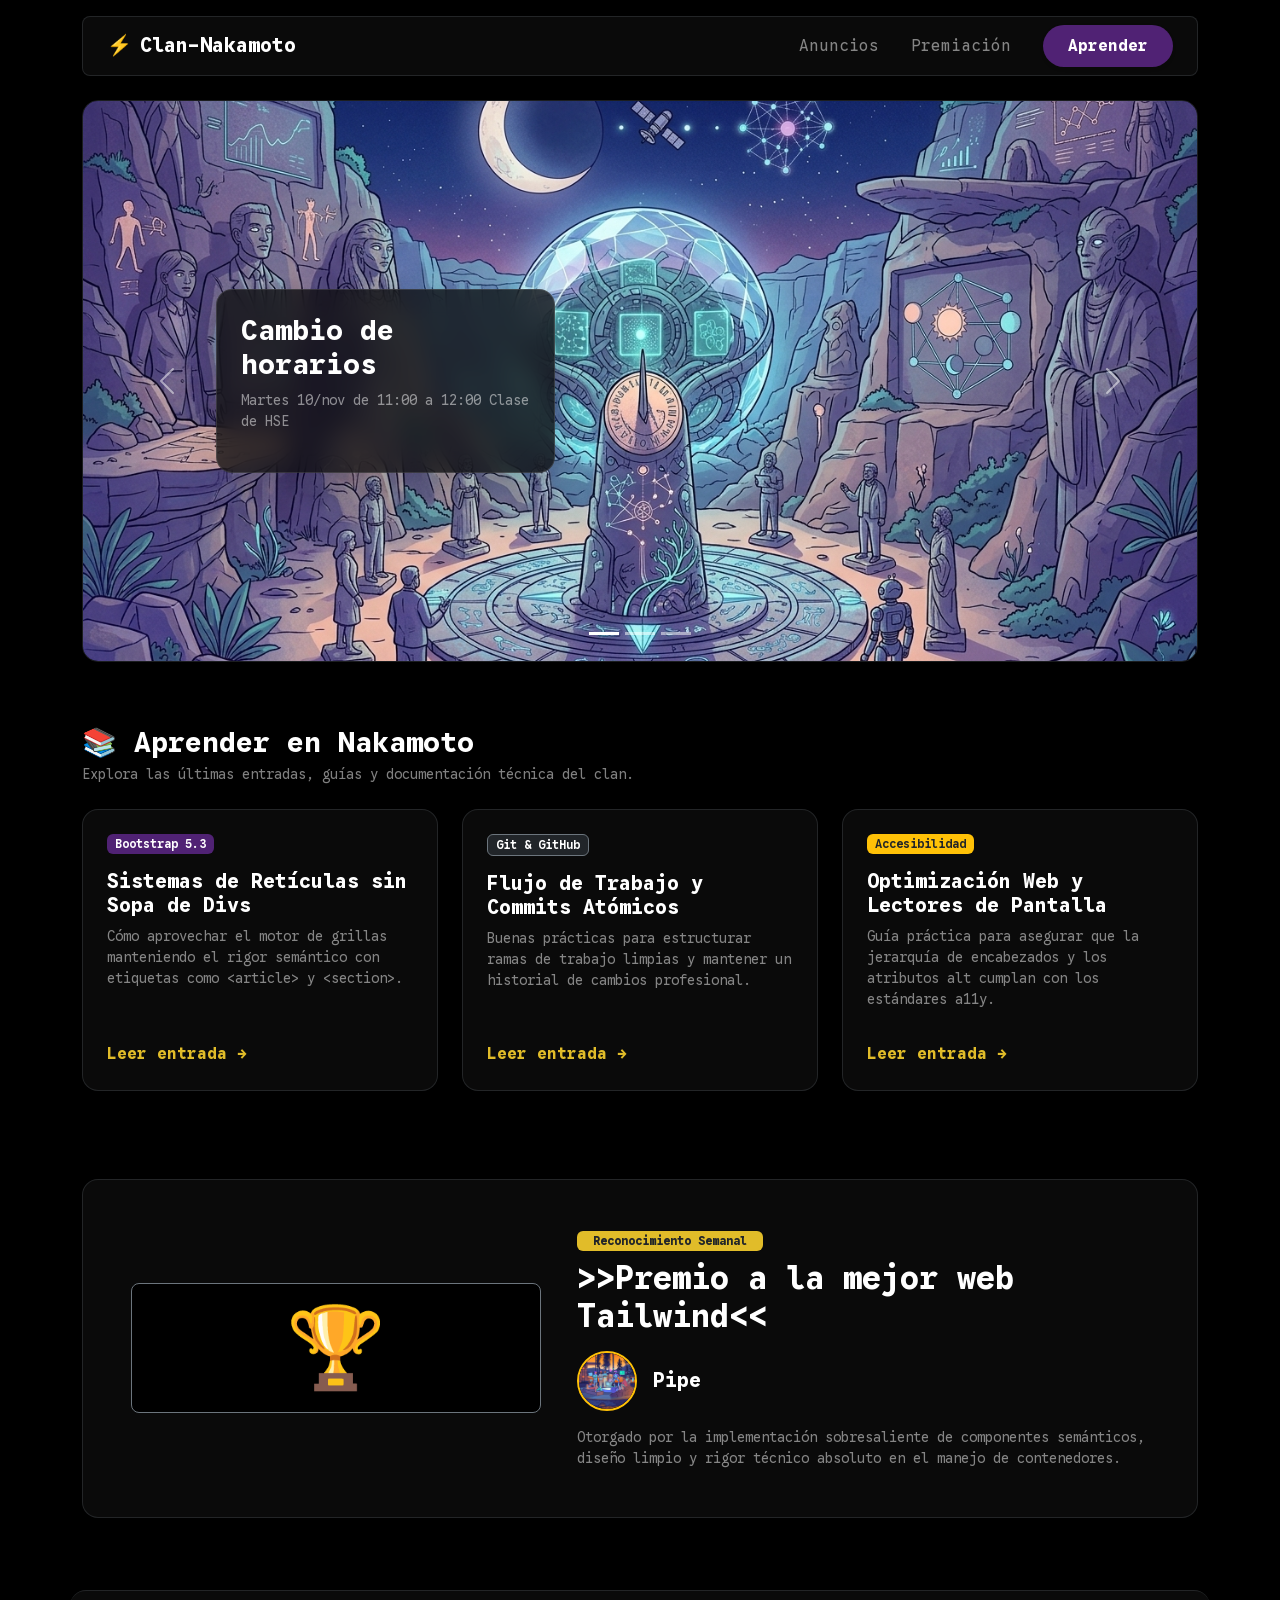
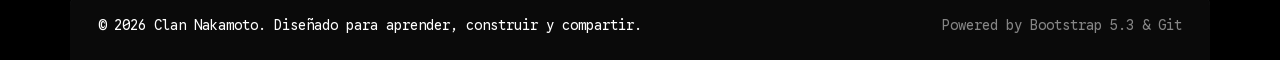
<file: index.html>
<!DOCTYPE html>
<html lang="es">
<head>
    <meta charset="UTF-8">
    <meta name="viewport" content="width=device-width, initial-scale=1.0">
    <title>Clan Nakamoto | Home</title>
    <!-- Bootstrap 5.3 CSS CDN -->
    <link href="https://cdn.jsdelivr.net/npm/bootstrap@5.3.3/dist/css/bootstrap.min.css" rel="stylesheet">
    <!-- Estilos Propios -->
    <link rel="stylesheet" href="styles.css">
</head>
<body>

    <!-- Navegación Principal -->
    <header class="container py-3">
        <nav class="navbar navbar-expand-lg navbar-dark bg-nakamoto-onyx rounded-3 px-4 shadow-sm border border-secondary border-opacity-25">
            <!-- 1. Logo del clan junto con el nombre -->
            <a class="navbar-brand fw-bold text-white d-flex align-items-center gap-2" href="index.html">
                <span>⚡</span> Clan-Nakamoto
            </a>

            <button class="navbar-toggler border-0 text-white" type="button" data-bs-toggle="collapse" data-bs-target="#navbarNav" aria-controls="navbarNav" aria-expanded="false" aria-label="Toggle navigation">
                <span class="navbar-toggler-icon"></span>
            </button>

            <div class="collapse navbar-collapse" id="navbarNav">
                <ul class="navbar-nav ms-auto gap-lg-3 align-items-center py-2 py-lg-0">
                    <li class="nav-item">
                        <a class="nav-link text-white-50 text-white-hover" href="paginas/anuncios.html">Anuncios</a>
                    </li>
                    <li class="nav-item">
                        <a class="nav-link text-white-50 text-white-hover" href="paginas/premiacion.html">Premiación</a>
                    </li>
                    <li class="nav-item ms-lg-2">
                        <a href="paginas/aprender.html" class="btn bg-nakamoto-indigo text-white fw-bold px-4 py-2 rounded-5 shadow-sm text-decoration-none">Aprender</a>
                    </li>
                </ul>
            </div>
        </nav>
    </header>

    <main class="container my-2">
        
        <!-- Hero: Carrusel de anuncios (Sin etiquetas de color, limpio y vertical) -->
        <section id="anuncios" aria-label="Últimos anuncios del clan" class="mb-5">
            <div id="heroCarousel" class="carousel slide rounded-4 overflow-hidden shadow-sm border border-secondary border-opacity-25" data-bs-ride="carousel">
                
                <div class="carousel-indicators">
                    <button type="button" data-bs-target="#heroCarousel" data-bs-slide-to="0" class="active" aria-current="true" aria-label="Anuncio 1"></button>
                    <button type="button" data-bs-target="#heroCarousel" data-bs-slide-to="1" aria-label="Anuncio 2"></button>
                    <button type="button" data-bs-target="#heroCarousel" data-bs-slide-to="2" aria-label="Anuncio 3"></button>
                </div>

                <div class="carousel-inner">
                    <!-- Slide 1 -->
                    <div class="carousel-item active">
                        <div class="bg-black text-white d-flex align-items-center position-relative" style="min-height: 560px;">
                            <img src="src/imagen-1.jpeg" class="d-block w-100 h-100 object-fit-cover position-absolute" alt="Anuncio 1" style="max-height: 560px;">
                            <div class="container position-relative z-1 p-4 p-md-5">
                                <div class="glass-card p-4 p-md-4 rounded-4 shadow-lg col-12 col-md-6 col-lg-4 offset-lg-1">
                                    <h2 class="h3 fw-bold text-white mb-2">Cambio de horarios</h2>
                                    <p class="text-white-50 small mb-3">Martes 10/nov de 11:00 a 12:00 Clase de HSE</p>
                                    <!-- <a href="#" class="btn btn-nakamoto btn-sm px-3 py-2">Ver más &rarr;</a> -->
                                </div>
                            </div>
                        </div>
                    </div>

                    <!-- Slide 2 -->
                    <div class="carousel-item">
                        <div class="bg-black text-white d-flex align-items-center position-relative" style="min-height: 560px;">
                            <img src="src/imagen-2.jpeg" class="d-block w-100 h-100 object-fit-cover position-absolute" alt="Anuncio 2" style="max-height: 560px;">
                            <div class="container position-relative z-1 p-4 p-md-5">
                                <div class="glass-card p-4 p-md-4 rounded-4 shadow-lg col-12 col-md-6 col-lg-4 offset-lg-1">
                                    <h2 class="h3 fw-bold text-white mb-2">CAMBIO DE PLANES</h2>
                                    <p class="text-white-50 small mb-3">El entregable de Semana 3 será un proyecto por celulas personalizado pero basado en Tailwind. Se presentará en inglés el 13/11</p>
                                    <!-- <a href="#" class="btn btn-nakamoto btn-sm px-3 py-2">Ver más &rarr;</a> -->
                                </div>
                            </div>
                        </div>
                    </div>

                    <!-- Slide 3 -->
                    <div class="carousel-item">
                        <div class="bg-black text-white d-flex align-items-center position-relative" style="min-height: 560px;">
                            <img src="src/imagen-3.jpeg" class="d-block w-100 h-100 object-fit-cover position-absolute" alt="Anuncio 3" style="max-height: 560px;">
                            <div class="container position-relative z-1 p-4 p-md-5">
                                <div class="glass-card p-4 p-md-4 rounded-4 shadow-lg col-12 col-md-6 col-lg-4 offset-lg-1">
                                    <h2 class="h3 fw-bold text-white mb-2">Presentación de Proyecto con IA</h2>
                                    <p class="text-white-50 small mb-3">El 10/11 cada celula presentará una web hecha con IA que participará en competencia entre clanes</p>
                                   <!-- <a href="#" class="btn btn-nakamoto btn-sm px-3 py-2">Ver más &rarr;</a> --> 
                                </div>
                            </div>
                        </div>
                    </div>
                </div>

                <button class="carousel-control-prev" type="button" data-bs-target="#heroCarousel" data-bs-slide="prev">
                    <span class="carousel-control-prev-icon" aria-hidden="true"></span>
                    <span class="visually-hidden">Anterior</span>
                </button>
                <button class="carousel-control-next" type="button" data-bs-target="#heroCarousel" data-bs-slide="next">
                    <span class="carousel-control-next-icon" aria-hidden="true"></span>
                    <span class="visually-hidden">Siguiente</span>
                </button>
            </div>
        </section>

        <!-- Sección: Introducción a la página Aprender -->
        <section id="aprender" aria-label="Introducción a recursos de aprendizaje" class="mb-5 py-3">
            <div class="mb-4">
                <h2 class="h3 fw-bold mb-1 text-white">📚 Aprender en Nakamoto</h2>
                <p class="text-white-50 small mb-0">Explora las últimas entradas, guías y documentación técnica del clan.</p>
            </div>

            <div class="row g-4">
                <div class="col-12 col-md-6 col-lg-4">
                    <article class="card h-100 border border-secondary border-opacity-25 shadow-sm p-4 bg-nakamoto-onyx text-white d-flex flex-column rounded-4">
                        <span class="badge bg-nakamoto-indigo text-white mb-3 fw-semibold align-self-start px-2 py-1">Bootstrap 5.3</span>
                        <h3 class="h5 fw-bold text-white mb-2">Sistemas de Retículas sin Sopa de Divs</h3>
                        <p class="text-white-50 small flex-grow-1">Cómo aprovechar el motor de grillas manteniendo el rigor semántico con etiquetas como &lt;article&gt; y &lt;section&gt;.</p>
                        <a href="#" class="text-decoration-none fw-bold text-nakamoto-saffron mt-3">Leer entrada &rarr;</a>
                    </article>
                </div>
                <div class="col-12 col-md-6 col-lg-4">
                    <article class="card h-100 border border-secondary border-opacity-25 shadow-sm p-4 bg-nakamoto-onyx text-white d-flex flex-column rounded-4">
                        <span class="badge bg-dark text-white mb-3 fw-semibold align-self-start px-2 py-1 border border-secondary">Git &amp; GitHub</span>
                        <h3 class="h5 fw-bold text-white mb-2">Flujo de Trabajo y Commits Atómicos</h3>
                        <p class="text-white-50 small flex-grow-1">Buenas prácticas para estructurar ramas de trabajo limpias y mantener un historial de cambios profesional.</p>
                        <a href="#" class="text-decoration-none fw-bold text-nakamoto-saffron mt-3">Leer entrada &rarr;</a>
                    </article>
                </div>
                <div class="col-12 col-md-6 col-lg-4">
                    <article class="card h-100 border border-secondary border-opacity-25 shadow-sm p-4 bg-nakamoto-onyx text-white d-flex flex-column rounded-4">
                        <span class="badge bg-warning text-dark mb-3 fw-semibold align-self-start px-2 py-1">Accesibilidad</span>
                        <h3 class="h5 fw-bold text-white mb-2">Optimización Web y Lectores de Pantalla</h3>
                        <p class="text-white-50 small flex-grow-1">Guía práctica para asegurar que la jerarquía de encabezados y los atributos alt cumplan con los estándares a11y.</p>
                        <a href="#" class="text-decoration-none fw-bold text-nakamoto-saffron mt-3">Leer entrada &rarr;</a>
                    </article>
                </div>
            </div>
        </section>

        <!-- Sección: Premiación -->
        <section id="premiacion" aria-label="Premiación semanal" class="mb-5 py-4">
            <div class="card border border-secondary border-opacity-25 shadow-sm bg-nakamoto-onyx text-white p-4 p-md-5 rounded-4">
                <div class="row align-items-center">
                    <div class="col-lg-5 text-center mb-4 mb-lg-0">
                        <div class="p-3 bg-black rounded-3 border border-secondary d-flex justify-content-center align-items-center">
                            <span class="display-1">🏆</span>
                        </div>
                    </div>
                    <div class="col-lg-7 ps-lg-4">
                        <span class="badge bg-nakamoto-saffron text-dark mb-2 fw-bold px-3 py-1">Reconocimiento Semanal</span>
                        <h2 class="h2 fw-bold text-white mb-3">>>Premio a la mejor web Tailwind<<</h2>
                        <div class="d-flex align-items-center gap-3 my-3">
                            <img src="src/imagen-4.png" alt="Ganador" class="rounded-circle border border-2 border-warning object-fit-cover" width="60" height="60">
                            <div>
                                <h4 class="h5 mb-0 text-white fw-bold">Pipe</h4>
                                <span class="text-warning small"></span>
                            </div>
                        </div>
                        <p class="text-white-50 small mb-0">Otorgado por la implementación sobresaliente de componentes semánticos, diseño limpio y rigor técnico absoluto en el manejo de contenedores.</p>
                    </div>
                </div>
            </div>
        </section>

    </main>

    <!-- Footer -->
    <footer class="bg-nakamoto-onyx text-white py-4 mt-5 container rounded-top-4 border-top border-secondary border-opacity-25">
        <div class="d-flex flex-column flex-md-row justify-content-between align-items-center px-3">
            <p class="mb-2 mb-md-0 small">&copy; 2026 Clan Nakamoto. Diseñado para aprender, construir y compartir.</p>
            <span class="text-white-50 small">Powered by Bootstrap 5.3 &amp; Git</span>
        </div>
    </footer>

    <!-- Bootstrap 5.3 JS Bundle -->
    <script src="https://cdn.jsdelivr.net/npm/bootstrap@5.3.3/dist/js/bootstrap.bundle.min.js"></script>
</body>
</html>
</file>
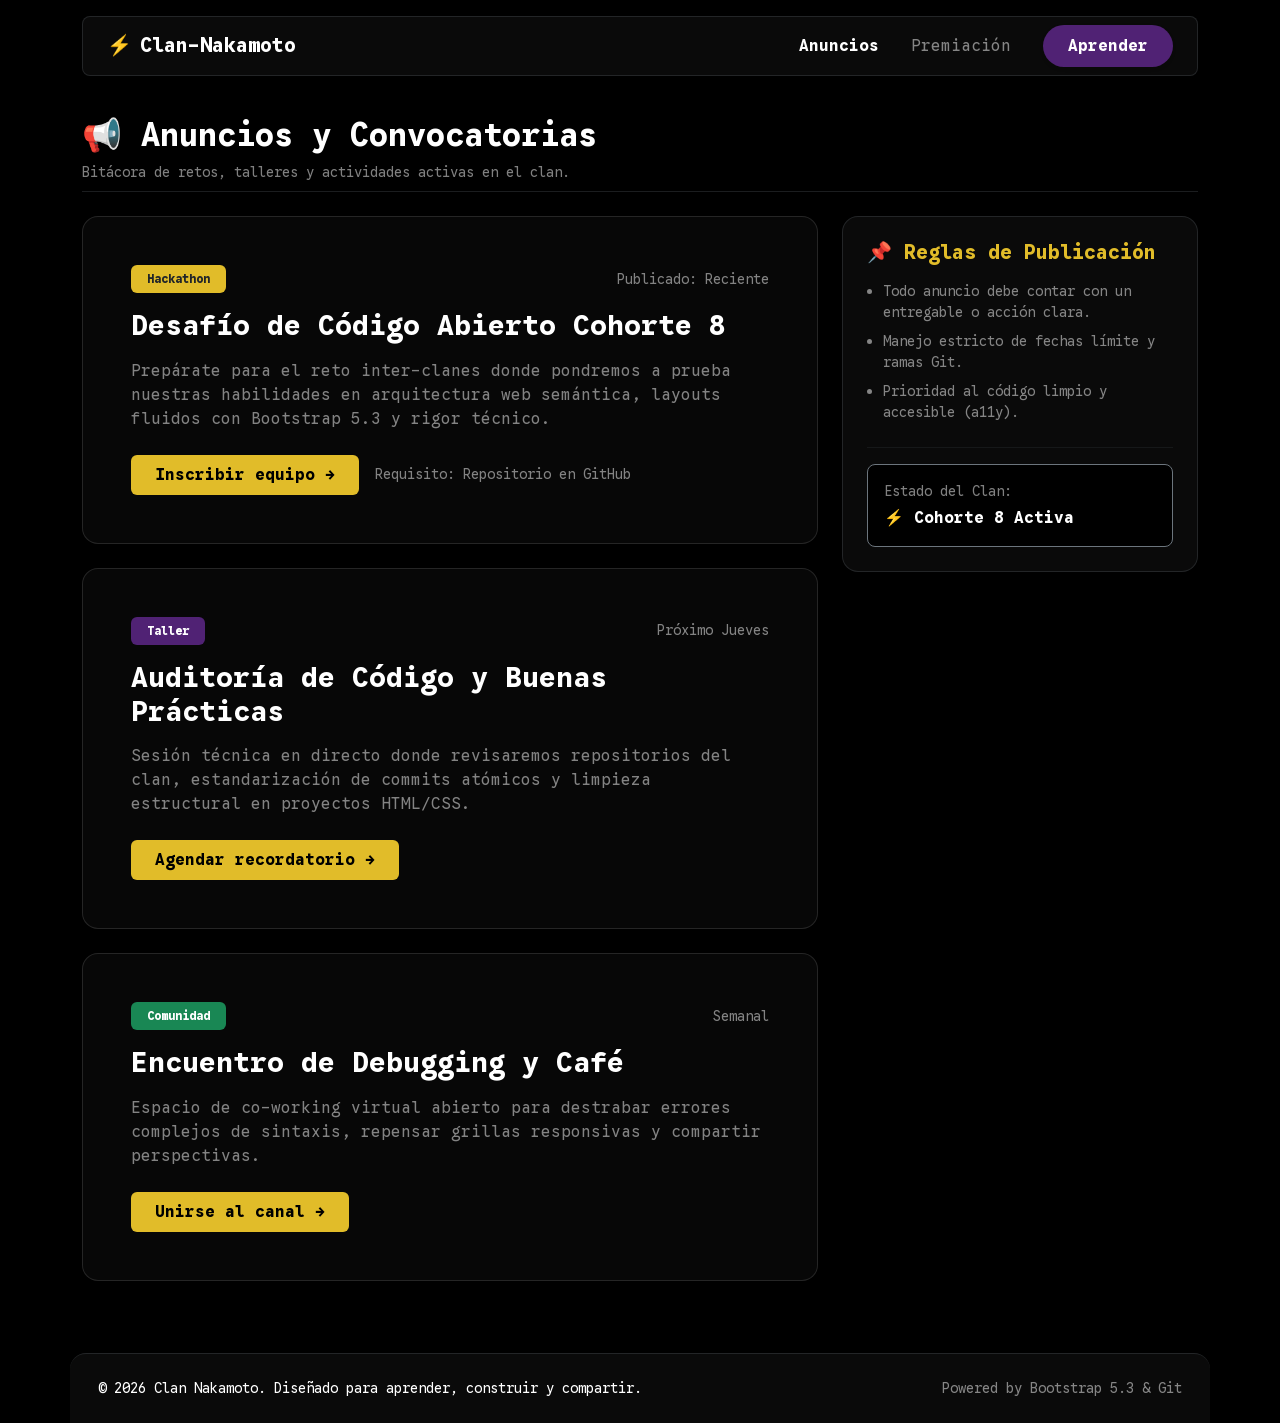
<file: paginas/anuncios.html>
<!DOCTYPE html>
<html lang="es">
<head>
    <meta charset="UTF-8">
    <meta name="viewport" content="width=device-width, initial-scale=1.0">
    <title>Anuncios | Clan Nakamoto</title>
    <!-- Bootstrap 5.3 CSS CDN -->
    <link href="https://cdn.jsdelivr.net/npm/bootstrap@5.3.3/dist/css/bootstrap.min.css" rel="stylesheet">
    <!-- Estilos Propios -->
    <link rel="stylesheet" href="../styles.css">
</head>
<body>

    <!-- Navegación Principal -->
    <header class="container py-3">
        <nav class="navbar navbar-expand-lg navbar-dark bg-nakamoto-onyx rounded-3 px-4 shadow-sm border border-secondary border-opacity-25">
            <a class="navbar-brand fw-bold text-white d-flex align-items-center gap-2" href="../index.html">
                <span>⚡</span> Clan-Nakamoto
            </a>

            <button class="navbar-toggler border-0 text-white" type="button" data-bs-toggle="collapse" data-bs-target="#navbarNav" aria-controls="navbarNav" aria-expanded="false" aria-label="Toggle navigation">
                <span class="navbar-toggler-icon"></span>
            </button>

            <div class="collapse navbar-collapse" id="navbarNav">
                <ul class="navbar-nav ms-auto gap-lg-3 align-items-center py-2 py-lg-0">
                    <li class="nav-item">
                        <a class="nav-link text-white fw-bold active" href="anuncios.html">Anuncios</a>
                    </li>
                    <li class="nav-item">
                        <a class="nav-link text-white-50 text-white-hover" href="premiacion.html">Premiación</a>
                    </li>
                    <li class="nav-item ms-lg-2">
                        <a href="aprender.html" class="btn bg-nakamoto-indigo text-white fw-bold px-4 py-2 rounded-5 shadow-sm text-decoration-none">Aprender</a>
                    </li>
                </ul>
            </div>
        </nav>
    </header>

    <main class="container my-4">
        
        <!-- Header de la sección -->
        <div class="mb-4 pb-2 border-bottom border-secondary border-opacity-25">
            <h1 class="h2 fw-bold text-white mb-2">📢 Anuncios y Convocatorias</h1>
            <p class="text-white-50 small mb-0">Bitácora de retos, talleres y actividades activas en el clan.</p>
        </div>

        <!-- Feed de Anuncios -->
        <div class="row g-4">
            
            <!-- Anuncio 1 -->
            <div class="col-12 col-lg-8">
                <article class="glass-card p-4 p-md-5 rounded-4 mb-4">
                    <div class="d-flex justify-content-between align-items-center mb-3">
                        <span class="badge bg-nakamoto-saffron text-dark fw-bold px-3 py-2">Hackathon</span>
                        <span class="text-white-50 small">Publicado: Reciente</span>
                    </div>
                    <h2 class="h3 fw-bold text-white mb-3">Desafío de Código Abierto Cohorte 8</h2>
                    <p class="text-white-50 mb-4">
                        Prepárate para el reto inter-clanes donde pondremos a prueba nuestras habilidades en arquitectura web semántica, layouts fluidos con Bootstrap 5.3 y rigor técnico. 
                    </p>
                    <div class="d-flex gap-3 align-items-center">
                        <a href="#" class="btn btn-nakamoto px-4 py-2">Inscribir equipo &rarr;</a>
                        <span class="text-white-50 small">Requisito: Repositorio en GitHub</span>
                    </div>
                </article>

                <article class="glass-card p-4 p-md-5 rounded-4 mb-4">
                    <div class="d-flex justify-content-between align-items-center mb-3">
                        <span class="badge bg-nakamoto-indigo text-white fw-bold px-3 py-2">Taller</span>
                        <span class="text-white-50 small">Próximo Jueves</span>
                    </div>
                    <h2 class="h3 fw-bold text-white mb-3">Auditoría de Código y Buenas Prácticas</h2>
                    <p class="text-white-50 mb-4">
                        Sesión técnica en directo donde revisaremos repositorios del clan, estandarización de commits atómicos y limpieza estructural en proyectos HTML/CSS.
                    </p>
                    <a href="#" class="btn btn-nakamoto px-4 py-2">Agendar recordatorio &rarr;</a>
                </article>

                <article class="glass-card p-4 p-md-5 rounded-4 mb-4">
                    <div class="d-flex justify-content-between align-items-center mb-3">
                        <span class="badge bg-success text-white fw-bold px-3 py-2">Comunidad</span>
                        <span class="text-white-50 small">Semanal</span>
                    </div>
                    <h2 class="h3 fw-bold text-white mb-3">Encuentro de Debugging y Café</h2>
                    <p class="text-white-50 mb-4">
                        Espacio de co-working virtual abierto para destrabar errores complejos de sintaxis, repensar grillas responsivas y compartir perspectivas.
                    </p>
                    <a href="#" class="btn btn-nakamoto px-4 py-2">Unirse al canal &rarr;</a>
                </article>
            </div>

            <!-- Sidebar Informativo -->
            <div class="col-12 col-lg-4">
                <aside class="bg-nakamoto-onyx p-4 rounded-4 border border-secondary border-opacity-25 text-white sticky-top" style="top: 2rem;">
                    <h3 class="h5 fw-bold mb-3 text-nakamoto-saffron">📌 Reglas de Publicación</h3>
                    <ul class="text-white-50 small ps-3 mb-4">
                        <li class="mb-2">Todo anuncio debe contar con un entregable o acción clara.</li>
                        <li class="mb-2">Manejo estricto de fechas límite y ramas Git.</li>
                        <li class="mb-2">Prioridad al código limpio y accesible (a11y).</li>
                    </ul>
                    <hr class="border-secondary border-opacity-50">
                    <div class="p-3 bg-black rounded-3 border border-secondary">
                        <span class="small d-block text-white-50 mb-1">Estado del Clan:</span>
                        <span class="fw-bold text-white">⚡ Cohorte 8 Activa</span>
                    </div>
                </aside>
            </div>

        </div>

    </main>

    <!-- Footer -->
    <footer class="bg-nakamoto-onyx text-white py-4 mt-5 container rounded-top-4 border-top border-secondary border-opacity-25">
        <div class="d-flex flex-column flex-md-row justify-content-between align-items-center px-3">
            <p class="mb-2 mb-md-0 small">&copy; 2026 Clan Nakamoto. Diseñado para aprender, construir y compartir.</p>
            <span class="text-white-50 small">Powered by Bootstrap 5.3 &amp; Git</span>
        </div>
    </footer>

    <!-- Bootstrap 5.3 JS Bundle -->
    <script src="https://cdn.jsdelivr.net/npm/bootstrap@5.3.3/dist/js/bootstrap.bundle.min.js"></script>
</body>
</html>
</file>
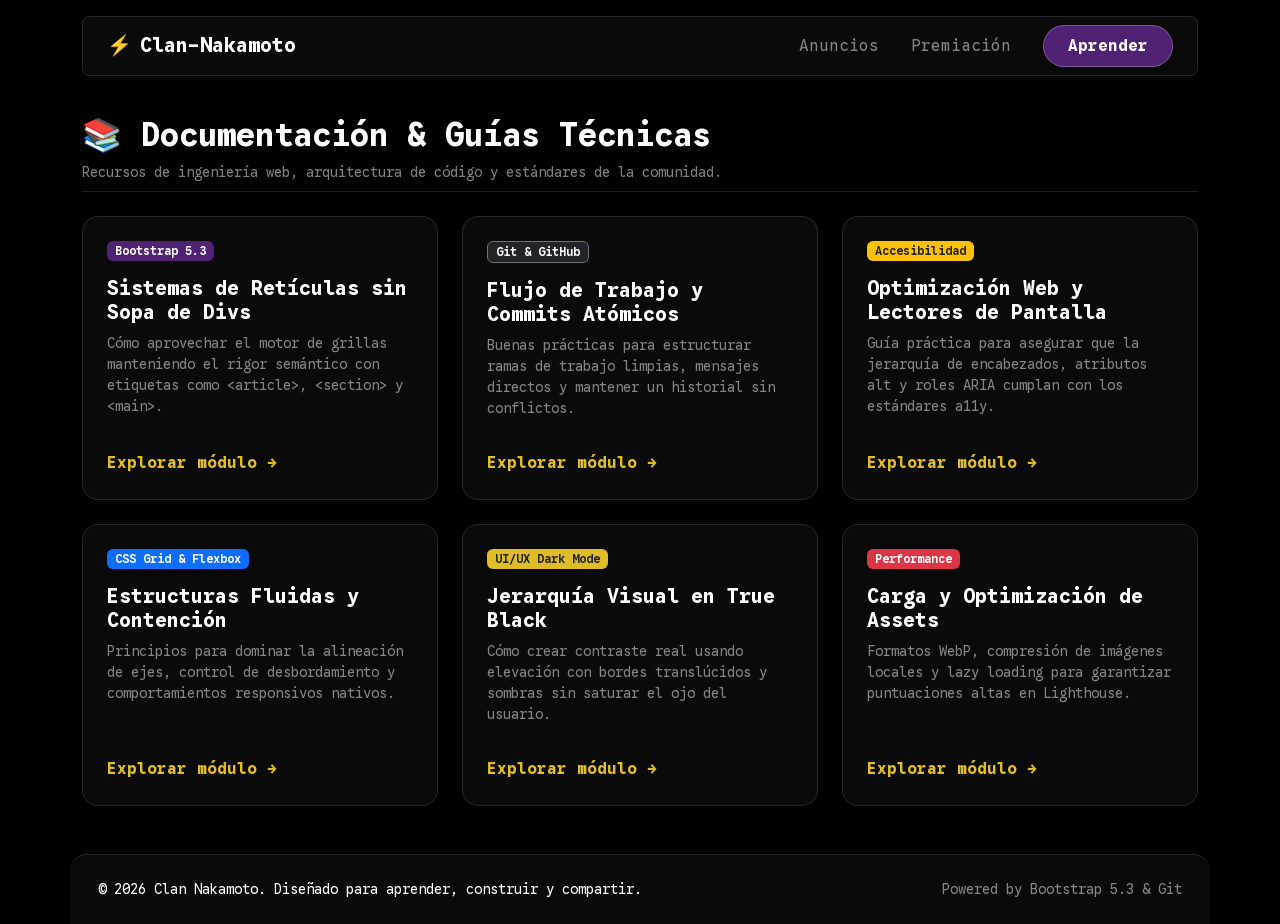
<file: paginas/aprender.html>
<!DOCTYPE html>
<html lang="es">
<head>
    <meta charset="UTF-8">
    <meta name="viewport" content="width=device-width, initial-scale=1.0">
    <title>Aprender | Clan Nakamoto</title>
    <!-- Bootstrap 5.3 CSS CDN -->
    <link href="https://cdn.jsdelivr.net/npm/bootstrap@5.3.3/dist/css/bootstrap.min.css" rel="stylesheet">
    <!-- Estilos Propios -->
    <link rel="stylesheet" href="../styles.css">
</head>
<body>

    <!-- Navegación Principal -->
    <header class="container py-3">
        <nav class="navbar navbar-expand-lg navbar-dark bg-nakamoto-onyx rounded-3 px-4 shadow-sm border border-secondary border-opacity-25">
            <a class="navbar-brand fw-bold text-white d-flex align-items-center gap-2" href="../index.html">
                <span>⚡</span> Clan-Nakamoto
            </a>

            <button class="navbar-toggler border-0 text-white" type="button" data-bs-toggle="collapse" data-bs-target="#navbarNav" aria-controls="navbarNav" aria-expanded="false" aria-label="Toggle navigation">
                <span class="navbar-toggler-icon"></span>
            </button>

            <div class="collapse navbar-collapse" id="navbarNav">
                <ul class="navbar-nav ms-auto gap-lg-3 align-items-center py-2 py-lg-0">
                    <li class="nav-item">
                        <a class="nav-link text-white-50 text-white-hover" href="anuncios.html">Anuncios</a>
                    </li>
                    <li class="nav-item">
                        <a class="nav-link text-white-50 text-white-hover" href="premiacion.html">Premiación</a>
                    </li>
                    <li class="nav-item ms-lg-2">
                        <a href="aprender.html" class="btn bg-nakamoto-indigo text-white fw-bold px-4 py-2 rounded-5 shadow-sm text-decoration-none border border-light border-opacity-25">Aprender</a>
                    </li>
                </ul>
            </div>
        </nav>
    </header>

    <main class="container my-4">
        
        <!-- Header de la sección -->
        <div class="mb-4 pb-2 border-bottom border-secondary border-opacity-25">
            <h1 class="h2 fw-bold text-white mb-2">📚 Documentación &amp; Guías Técnicas</h1>
            <p class="text-white-50 small mb-0">Recursos de ingeniería web, arquitectura de código y estándares de la comunidad.</p>
        </div>

        <!-- Módulos de Aprendizaje -->
        <div class="row g-4">
            
            <div class="col-12 col-md-6 col-lg-4">
                <article class="card h-100 border border-secondary border-opacity-25 shadow-sm p-4 bg-nakamoto-onyx text-white d-flex flex-column rounded-4">
                    <span class="badge bg-nakamoto-indigo text-white mb-3 fw-semibold align-self-start px-2 py-1">Bootstrap 5.3</span>
                    <h2 class="h5 fw-bold text-white mb-2">Sistemas de Retículas sin Sopa de Divs</h2>
                    <p class="text-white-50 small flex-grow-1">Cómo aprovechar el motor de grillas manteniendo el rigor semántico con etiquetas como &lt;article&gt;, &lt;section&gt; y &lt;main&gt;.</p>
                    <a href="#" class="text-decoration-none fw-bold text-nakamoto-saffron mt-3">Explorar módulo &rarr;</a>
                </article>
            </div>

            <div class="col-12 col-md-6 col-lg-4">
                <article class="card h-100 border border-secondary border-opacity-25 shadow-sm p-4 bg-nakamoto-onyx text-white d-flex flex-column rounded-4">
                    <span class="badge bg-dark text-white mb-3 fw-semibold align-self-start px-2 py-1 border border-secondary">Git &amp; GitHub</span>
                    <h2 class="h5 fw-bold text-white mb-2">Flujo de Trabajo y Commits Atómicos</h2>
                    <p class="text-white-50 small flex-grow-1">Buenas prácticas para estructurar ramas de trabajo limpias, mensajes directos y mantener un historial sin conflictos.</p>
                    <a href="#" class="text-decoration-none fw-bold text-nakamoto-saffron mt-3">Explorar módulo &rarr;</a>
                </article>
            </div>

            <div class="col-12 col-md-6 col-lg-4">
                <article class="card h-100 border border-secondary border-opacity-25 shadow-sm p-4 bg-nakamoto-onyx text-white d-flex flex-column rounded-4">
                    <span class="badge bg-warning text-dark mb-3 fw-semibold align-self-start px-2 py-1">Accesibilidad</span>
                    <h2 class="h5 fw-bold text-white mb-2">Optimización Web y Lectores de Pantalla</h2>
                    <p class="text-white-50 small flex-grow-1">Guía práctica para asegurar que la jerarquía de encabezados, atributos alt y roles ARIA cumplan con los estándares a11y.</p>
                    <a href="#" class="text-decoration-none fw-bold text-nakamoto-saffron mt-3">Explorar módulo &rarr;</a>
                </article>
            </div>

            <div class="col-12 col-md-6 col-lg-4">
                <article class="card h-100 border border-secondary border-opacity-25 shadow-sm p-4 bg-nakamoto-onyx text-white d-flex flex-column rounded-4">
                    <span class="badge bg-primary text-white mb-3 fw-semibold align-self-start px-2 py-1">CSS Grid &amp; Flexbox</span>
                    <h2 class="h5 fw-bold text-white mb-2">Estructuras Fluidas y Contención</h2>
                    <p class="text-white-50 small flex-grow-1">Principios para dominar la alineación de ejes, control de desbordamiento y comportamientos responsivos nativos.</p>
                    <a href="#" class="text-decoration-none fw-bold text-nakamoto-saffron mt-3">Explorar módulo &rarr;</a>
                </article>
            </div>

            <div class="col-12 col-md-6 col-lg-4">
                <article class="card h-100 border border-secondary border-opacity-25 shadow-sm p-4 bg-nakamoto-onyx text-white d-flex flex-column rounded-4">
                    <span class="badge bg-nakamoto-saffron text-dark mb-3 fw-semibold align-self-start px-2 py-1">UI/UX Dark Mode</span>
                    <h2 class="h5 fw-bold text-white mb-2">Jerarquía Visual en True Black</h2>
                    <p class="text-white-50 small flex-grow-1">Cómo crear contraste real usando elevación con bordes translúcidos y sombras sin saturar el ojo del usuario.</p>
                    <a href="#" class="text-decoration-none fw-bold text-nakamoto-saffron mt-3">Explorar módulo &rarr;</a>
                </article>
            </div>

            <div class="col-12 col-md-6 col-lg-4">
                <article class="card h-100 border border-secondary border-opacity-25 shadow-sm p-4 bg-nakamoto-onyx text-white d-flex flex-column rounded-4">
                    <span class="badge bg-danger text-white mb-3 fw-semibold align-self-start px-2 py-1">Performance</span>
                    <h2 class="h5 fw-bold text-white mb-2">Carga y Optimización de Assets</h2>
                    <p class="text-white-50 small flex-grow-1">Formatos WebP, compresión de imágenes locales y lazy loading para garantizar puntuaciones altas en Lighthouse.</p>
                    <a href="#" class="text-decoration-none fw-bold text-nakamoto-saffron mt-3">Explorar módulo &rarr;</a>
                </article>
            </div>

        </div>

    </main>

    <!-- Footer -->
    <footer class="bg-nakamoto-onyx text-white py-4 mt-5 container rounded-top-4 border-top border-secondary border-opacity-25">
        <div class="d-flex flex-column flex-md-row justify-content-between align-items-center px-3">
            <p class="mb-2 mb-md-0 small">&copy; 2026 Clan Nakamoto. Diseñado para aprender, construir y compartir.</p>
            <span class="text-white-50 small">Powered by Bootstrap 5.3 &amp; Git</span>
        </div>
    </footer>

    <!-- Bootstrap 5.3 JS Bundle -->
    <script src="https://cdn.jsdelivr.net/npm/bootstrap@5.3.3/dist/js/bootstrap.bundle.min.js"></script>
</body>
</html>
</file>
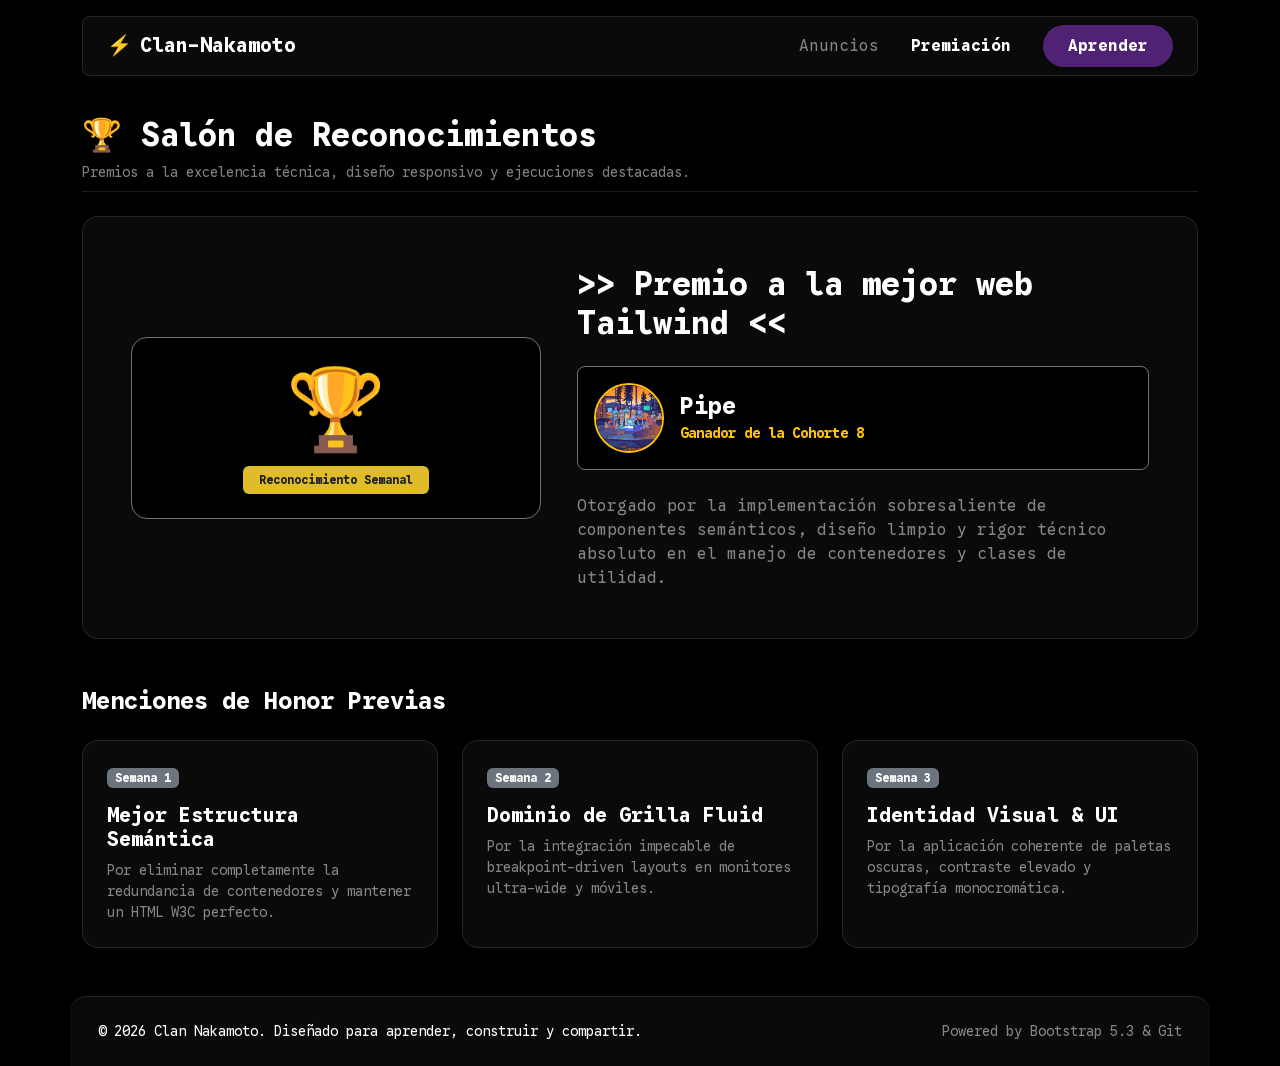
<file: paginas/premiacion.html>
<!DOCTYPE html>
<html lang="es">
<head>
    <meta charset="UTF-8">
    <meta name="viewport" content="width=device-width, initial-scale=1.0">
    <title>Premiación | Clan Nakamoto</title>
    <!-- Bootstrap 5.3 CSS CDN -->
    <link href="https://cdn.jsdelivr.net/npm/bootstrap@5.3.3/dist/css/bootstrap.min.css" rel="stylesheet">
    <!-- Estilos Propios -->
    <link rel="stylesheet" href="../styles.css">
</head>
<body>

    <!-- Navegación Principal -->
    <header class="container py-3">
        <nav class="navbar navbar-expand-lg navbar-dark bg-nakamoto-onyx rounded-3 px-4 shadow-sm border border-secondary border-opacity-25">
            <a class="navbar-brand fw-bold text-white d-flex align-items-center gap-2" href="../index.html">
                <span>⚡</span> Clan-Nakamoto
            </a>

            <button class="navbar-toggler border-0 text-white" type="button" data-bs-toggle="collapse" data-bs-target="#navbarNav" aria-controls="navbarNav" aria-expanded="false" aria-label="Toggle navigation">
                <span class="navbar-toggler-icon"></span>
            </button>

            <div class="collapse navbar-collapse" id="navbarNav">
                <ul class="navbar-nav ms-auto gap-lg-3 align-items-center py-2 py-lg-0">
                    <li class="nav-item">
                        <a class="nav-link text-white-50 text-white-hover" href="anuncios.html">Anuncios</a>
                    </li>
                    <li class="nav-item">
                        <a class="nav-link text-white fw-bold active" href="premiacion.html">Premiación</a>
                    </li>
                    <li class="nav-item ms-lg-2">
                        <a href="aprender.html" class="btn bg-nakamoto-indigo text-white fw-bold px-4 py-2 rounded-5 shadow-sm text-decoration-none">Aprender</a>
                    </li>
                </ul>
            </div>
        </nav>
    </header>

    <main class="container my-4">
        
        <!-- Header de la sección -->
        <div class="mb-4 pb-2 border-bottom border-secondary border-opacity-25">
            <h1 class="h2 fw-bold text-white mb-2">🏆 Salón de Reconocimientos</h1>
            <p class="text-white-50 small mb-0">Premios a la excelencia técnica, diseño responsivo y ejecuciones destacadas.</p>
        </div>

        <!-- Ganador Principal -->
        <div class="card border border-secondary border-opacity-25 shadow-lg bg-nakamoto-onyx text-white p-4 p-md-5 rounded-4 mb-5">
            <div class="row align-items-center">
                <div class="col-lg-5 text-center mb-4 mb-lg-0">
                    <div class="p-4 bg-black rounded-4 border border-secondary d-flex flex-column align-items-center justify-content-center">
                        <span class="display-1 mb-2">🏆</span>
                        <span class="badge bg-nakamoto-saffron text-dark fw-bold px-3 py-2">Reconocimiento Semanal</span>
                    </div>
                </div>
                <div class="col-lg-7 ps-lg-4">
                    <h2 class="h2 fw-bold text-white mb-3">&gt;&gt; Premio a la mejor web Tailwind &lt;&lt;</h2>
                    
                    <div class="d-flex align-items-center gap-3 my-4 p-3 bg-black rounded-3 border border-secondary">
                        <img src="../src/imagen-4.png" alt="Ganador Pipe" class="rounded-circle border border-2 border-warning object-fit-cover" width="70" height="70">
                        <div>
                            <h3 class="h4 mb-0 text-white fw-bold">Pipe</h3>
                            <span class="text-warning small fw-bold">Ganador de la Cohorte 8</span>
                        </div>
                    </div>
                    
                    <p class="text-white-50 mb-0">
                        Otorgado por la implementación sobresaliente de componentes semánticos, diseño limpio y rigor técnico absoluto en el manejo de contenedores y clases de utilidad.
                    </p>
                </div>
            </div>
        </div>

        <!-- Histórico de reconocimientos -->
        <h2 class="h4 fw-bold text-white mb-4">Menciones de Honor Previas</h2>
        <div class="row g-4">
            <div class="col-12 col-md-4">
                <div class="bg-nakamoto-onyx p-4 rounded-4 border border-secondary border-opacity-25 h-100">
                    <span class="badge bg-secondary mb-3">Semana 1</span>
                    <h3 class="h5 fw-bold text-white mb-2">Mejor Estructura Semántica</h3>
                    <p class="text-white-50 small mb-0">Por eliminar completamente la redundancia de contenedores y mantener un HTML W3C perfecto.</p>
                </div>
            </div>
            <div class="col-12 col-md-4">
                <div class="bg-nakamoto-onyx p-4 rounded-4 border border-secondary border-opacity-25 h-100">
                    <span class="badge bg-secondary mb-3">Semana 2</span>
                    <h3 class="h5 fw-bold text-white mb-2">Dominio de Grilla Fluid</h3>
                    <p class="text-white-50 small mb-0">Por la integración impecable de breakpoint-driven layouts en monitores ultra-wide y móviles.</p>
                </div>
            </div>
            <div class="col-12 col-md-4">
                <div class="bg-nakamoto-onyx p-4 rounded-4 border border-secondary border-opacity-25 h-100">
                    <span class="badge bg-secondary mb-3">Semana 3</span>
                    <h3 class="h5 fw-bold text-white mb-2">Identidad Visual &amp; UI</h3>
                    <p class="text-white-50 small mb-0">Por la aplicación coherente de paletas oscuras, contraste elevado y tipografía monocromática.</p>
                </div>
            </div>
        </div>

    </main>

    <!-- Footer -->
    <footer class="bg-nakamoto-onyx text-white py-4 mt-5 container rounded-top-4 border-top border-secondary border-opacity-25">
        <div class="d-flex flex-column flex-md-row justify-content-between align-items-center px-3">
            <p class="mb-2 mb-md-0 small">&copy; 2026 Clan Nakamoto. Diseñado para aprender, construir y compartir.</p>
            <span class="text-white-50 small">Powered by Bootstrap 5.3 &amp; Git</span>
        </div>
    </footer>

    <!-- Bootstrap 5.3 JS Bundle -->
    <script src="https://cdn.jsdelivr.net/npm/bootstrap@5.3.3/dist/js/bootstrap.bundle.min.js"></script>
</body>
</html>
</file>
<file: styles.css>
/* ===================================================
   IMPORTACIÓN DE TIPOGRAFÍA: Google Sans Code
   =================================================== */
@import url('https://fonts.googleapis.com/css2?family=Google+Sans+Code:ital,wght@0,300..700;1,300..700&family=Fira+Code:wght@300;400;600;700&display=swap');

:root {
    --nakamoto-black: #000000;
    --nakamoto-onyx: #0a0a0a;
    --nakamoto-indigo: #502274;
    --nakamoto-saffron: #E1BC29;
    --nakamoto-ghost: #F0EFF4;
}

/* Aplicación global en todo el sitio */
html, body {
    background-color: #000000 !important;
    color: #F0EFF4 !important;
    font-family: 'Google Sans Code', 'Fira Code', monospace !important;
}

/* Forzar en encabezados, navegación, botones y etiquetas */
h1, h2, h3, h4, h5, h6, 
.navbar-brand, .nav-link, .btn, .badge, p, span, a {
    font-family: 'Google Sans Code', 'Fira Code', monospace !important;
}

/* Clases de utilidad */
.bg-nakamoto-onyx { 
    background-color: var(--nakamoto-onyx) !important; 
}
.bg-nakamoto-indigo { 
    background-color: var(--nakamoto-indigo) !important; 
}
.bg-nakamoto-saffron { 
    background-color: var(--nakamoto-saffron) !important; 
}

.text-nakamoto-indigo { color: var(--nakamoto-indigo) !important; }
.text-nakamoto-saffron { color: var(--nakamoto-saffron) !important; }

.btn-nakamoto {
    background-color: var(--nakamoto-saffron) !important;
    color: var(--nakamoto-black) !important;
    font-weight: 700;
    border: none;
}

.btn-nakamoto:hover {
    background-color: #c9a622 !important;
    color: var(--nakamoto-black) !important;
}

.text-white-hover:hover {
    color: #ffffff !important;
}

/* Efecto Blur para tarjetas del Hero */
.glass-card {
    background-color: rgba(10, 10, 10, 0.75) !important;
    backdrop-filter: blur(12px);
    -webkit-backdrop-filter: blur(12px);
    border: 1px solid rgba(255, 255, 255, 0.12);
}
</file>
